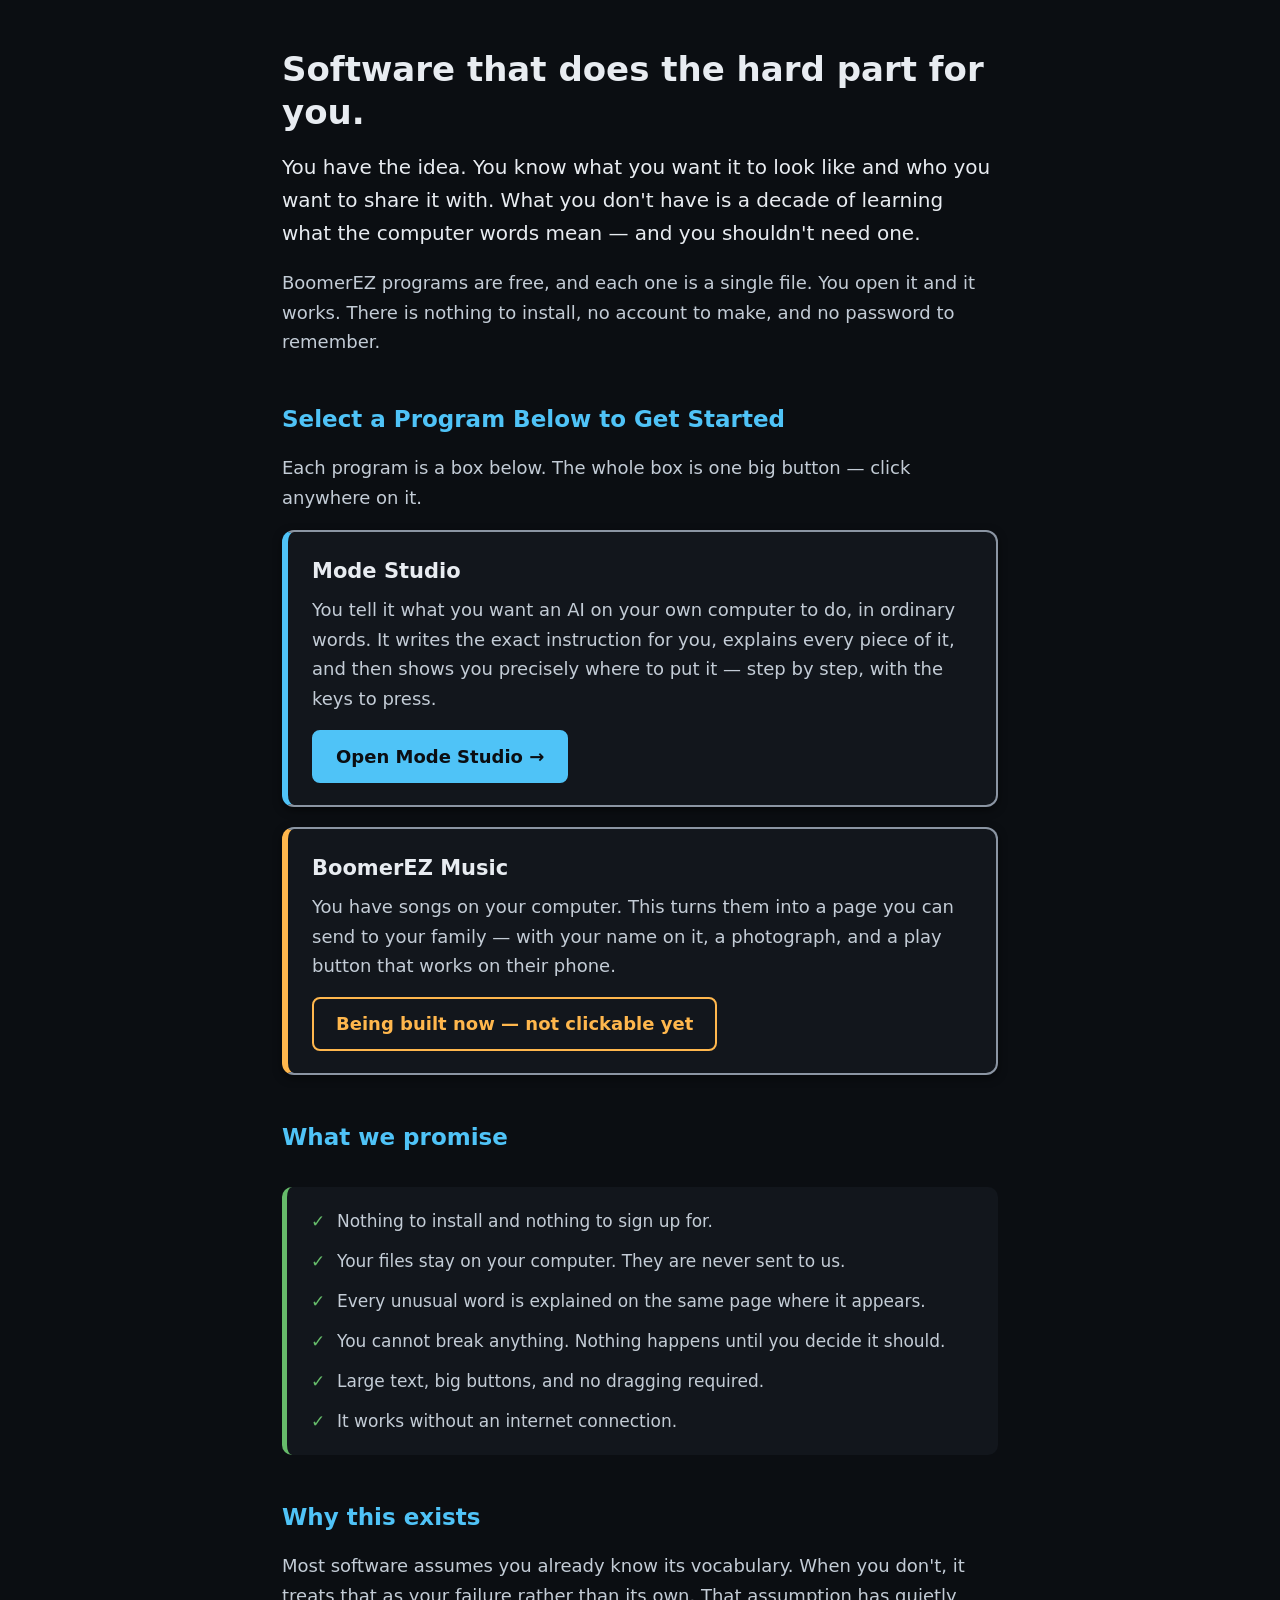
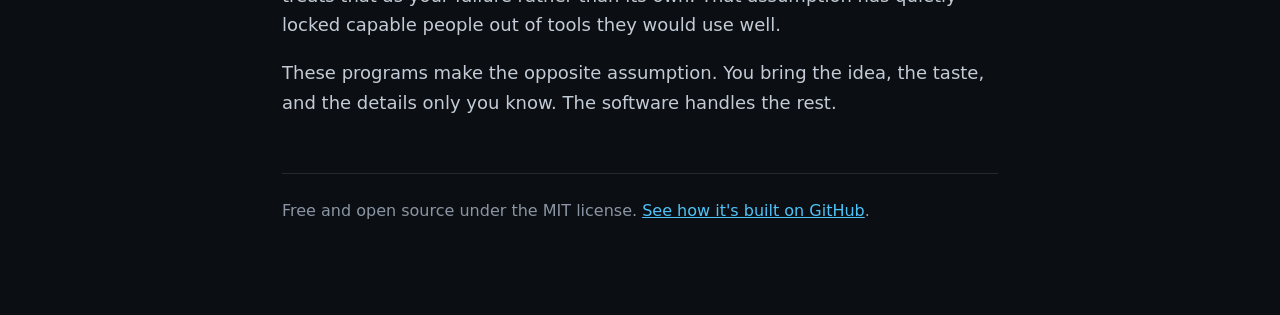
<file: index.html>
<!DOCTYPE html>
<html lang="en">
<head>
<meta charset="utf-8">
<meta name="viewport" content="width=device-width, initial-scale=1">
<title>BoomerEZ — software that does the hard part for you</title>
<meta name="description" content="Free, simple programs for people who were never taught the computer words. Nothing to install. Nothing to sign up for.">
<style>
:root{
  --bg:#0b0e12; --panel:#12161c; --panel2:#171c24; --edge:#232a33; --edge2:#2e3742;
  --ink:#e8ecf1; --soft:#c3ccd6; --cyan:#4fc3f7; --amber:#ffb74d; --green:#66bb6a;
  --edge-strong:#8b95a3;
}
*{box-sizing:border-box;margin:0;padding:0}
body{background:var(--bg);color:var(--ink);
  font-family:system-ui,-apple-system,"Segoe UI",Roboto,sans-serif;
  font-size:18px;line-height:1.65}
.wrap{max-width:760px;margin:0 auto;padding:48px 22px 90px}
h1{font-size:34px;line-height:1.25;font-weight:800;margin-bottom:18px}
h2{font-size:23px;font-weight:700;margin:44px 0 14px;color:var(--cyan)}
p{margin-bottom:18px;color:var(--soft)}
p.big{font-size:20px;color:var(--ink)}
a{color:var(--cyan)}
.programs{list-style:none}
.programs li{margin-bottom:20px}
.card{display:block;background:var(--panel);border:2px solid var(--edge-strong);
  border-left:6px solid var(--cyan);border-radius:12px;
  padding:22px 24px;text-decoration:none;color:var(--ink);
  min-height:44px;box-shadow:0 3px 8px rgba(0,0,0,.5);
  transition:background .15s,border-color .15s,box-shadow .15s,transform .15s}
.card:hover,.card:focus-visible{background:var(--panel2);border-color:var(--cyan);
  box-shadow:0 9px 20px rgba(0,0,0,.65);transform:translateY(-3px)}
.card h3{font-size:21px;font-weight:700;margin-bottom:6px}
.card p{font-size:18px;margin-bottom:16px}
.card .go{display:inline-block;font-size:18px;font-weight:700;
  background:var(--cyan);color:#0b0e12;border:2px solid var(--cyan);
  border-radius:8px;padding:10px 22px;min-height:44px;
  transition:background .15s}
.card:hover .go,.card:focus-visible .go{background:#82d6ff;border-color:#82d6ff}
.card.soon{border-left-color:var(--amber);cursor:default}
.card.soon:hover{background:var(--panel);border-color:var(--edge-strong);
  border-left-color:var(--amber);box-shadow:0 3px 8px rgba(0,0,0,.5);transform:none}
.card.soon .go,.card.soon:hover .go{background:transparent;color:var(--amber);
  border-color:var(--amber)}
.promise{background:var(--panel);border-left:5px solid var(--green);
  border-radius:10px;padding:20px 24px;margin:30px 0}
.promise ul{list-style:none;display:flex;flex-direction:column;gap:12px}
.promise li{font-size:17px;color:var(--soft);padding-left:26px;position:relative}
.promise li::before{content:"✓";position:absolute;left:0;color:var(--green);font-weight:800}
footer{margin-top:56px;padding-top:24px;border-top:1px solid var(--edge);
  font-size:16px;color:#8b95a3}
:focus-visible{outline:3px solid var(--amber);outline-offset:3px}
@media(max-width:560px){.wrap{padding:32px 16px 70px}h1{font-size:28px}}
@media(prefers-reduced-motion:reduce){*{transition:none!important}
  .card:hover,.card:focus-visible{transform:none}}
</style>
</head>
<body>
<div class="wrap">

  <h1>Software that does the hard part for you.</h1>

  <p class="big">You have the idea. You know what you want it to look like and who you want to share it with. What you don't have is a decade of learning what the computer words mean — and you shouldn't need one.</p>

  <p>BoomerEZ programs are free, and each one is a single file. You open it and it works. There is nothing to install, no account to make, and no password to remember.</p>

  <section aria-labelledby="programs-heading">

  <h2 id="programs-heading">Select a Program Below to Get Started</h2>

  <p>Each program is a box below. The whole box is one big button — click anywhere on it.</p>

  <ul class="programs">
  <li>
  <a class="card" href="apps/mode-studio/">
    <h3>Mode Studio</h3>
    <p>You tell it what you want an AI on your own computer to do, in ordinary words. It writes the exact instruction for you, explains every piece of it, and then shows you precisely where to put it — step by step, with the keys to press.</p>
    <span class="go">Open Mode Studio <span aria-hidden="true">&rarr;</span></span>
  </a>
  </li>

  <li>
  <div class="card soon">
    <h3>BoomerEZ Music</h3>
    <p>You have songs on your computer. This turns them into a page you can send to your family — with your name on it, a photograph, and a play button that works on their phone.</p>
    <span class="go">Being built now — not clickable yet</span>
  </div>
  </li>
  </ul>

  </section>

  <h2>What we promise</h2>

  <div class="promise">
    <ul>
      <li>Nothing to install and nothing to sign up for.</li>
      <li>Your files stay on your computer. They are never sent to us.</li>
      <li>Every unusual word is explained on the same page where it appears.</li>
      <li>You cannot break anything. Nothing happens until you decide it should.</li>
      <li>Large text, big buttons, and no dragging required.</li>
      <li>It works without an internet connection.</li>
    </ul>
  </div>

  <h2>Why this exists</h2>

  <p>Most software assumes you already know its vocabulary. When you don't, it treats that as your failure rather than its own. That assumption has quietly locked capable people out of tools they would use well.</p>

  <p>These programs make the opposite assumption. You bring the idea, the taste, and the details only you know. The software handles the rest.</p>

  <footer>
    Free and open source under the MIT license.
    <a href="https://github.com/AgentiCubed/BoomerEZ">See how it's built on GitHub</a>.
  </footer>

</div>
</body>
</html>
</file>
